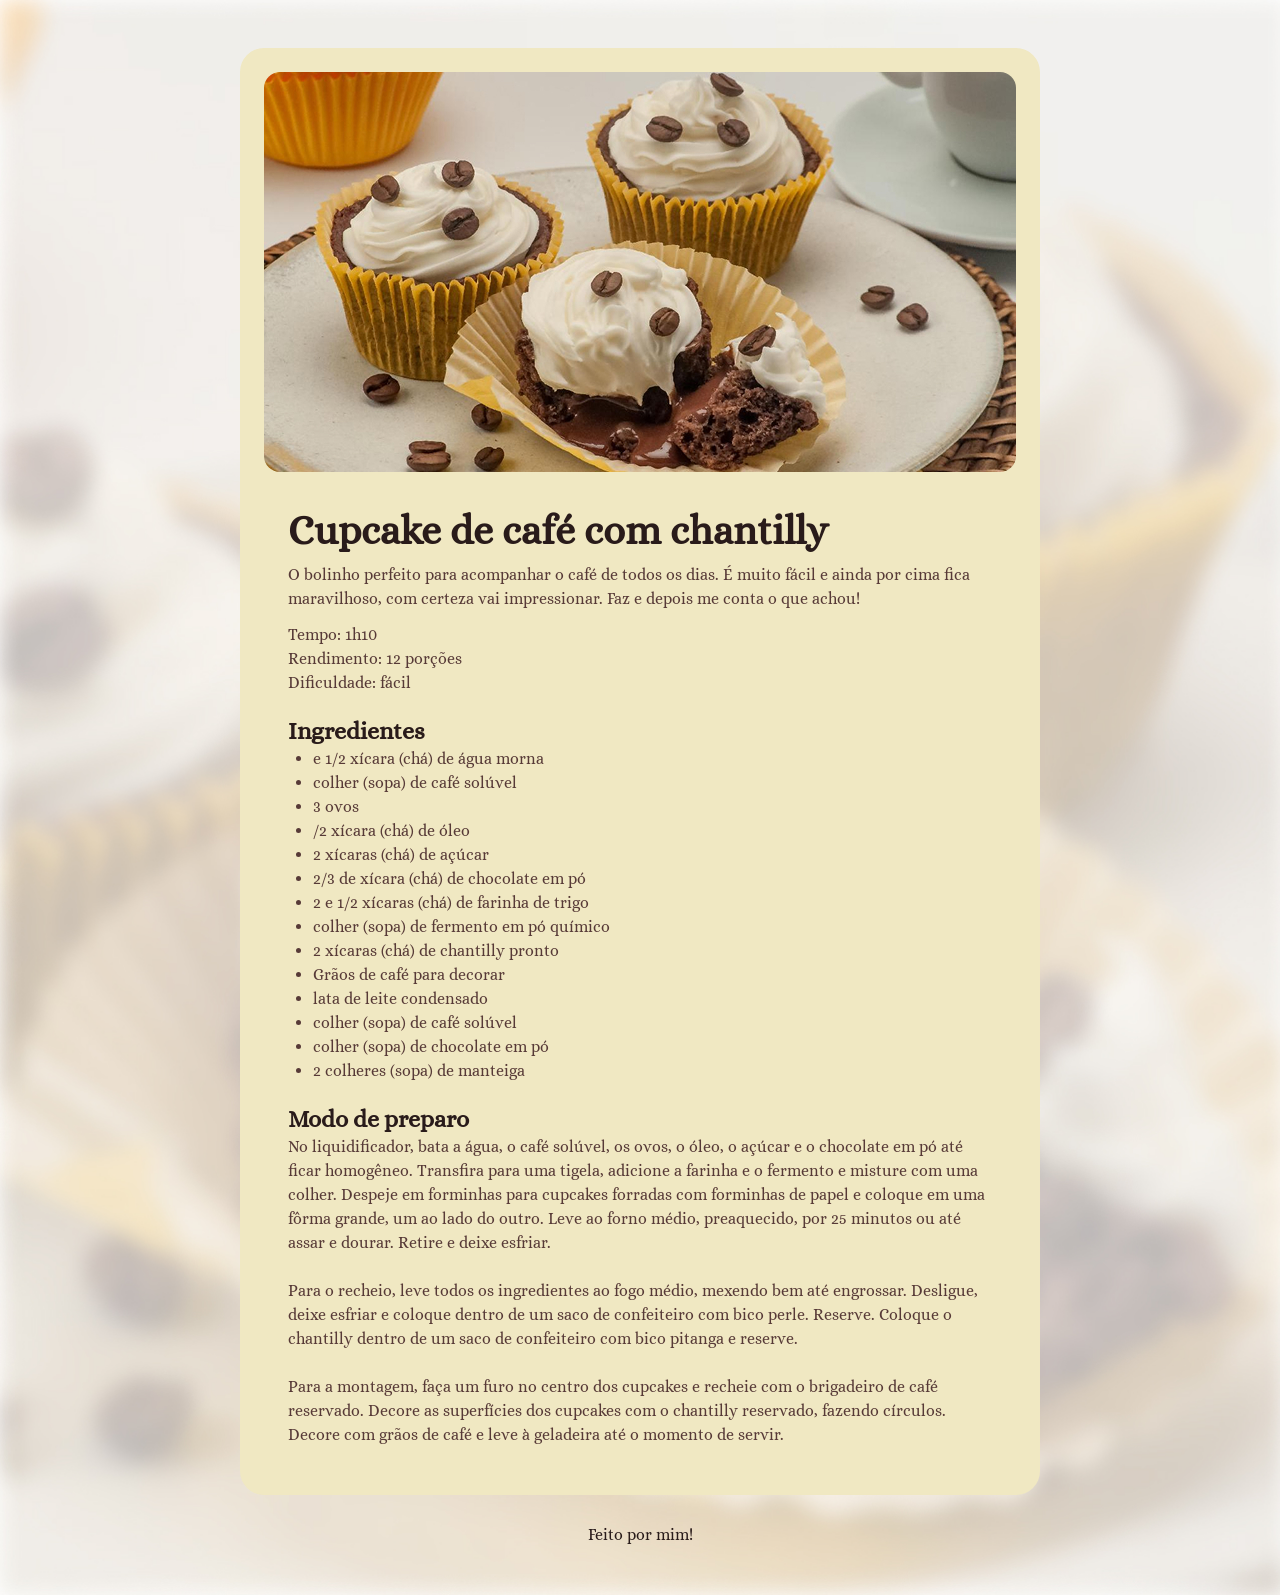
<file: Receita/index.html>
<!DOCTYPE html>
<html lang="pt-br">
<head>
 <link rel="preconnect" href="https://fonts.googleapis.com">
 <link rel="preconnect" href="https://fonts.gstatic.com" crossorigin>
 <meta charset="UTF-8">
 <meta name="viewport" content="width=device-width, initial-scale=1.0">
 <title>Página de Receita</title>

 <link rel="stylesheet" href="style.css">
 <link href="https://fonts.googleapis.com/css2?family=Alice&display=swap" rel="stylesheet">
</head>
<body>
 <div id="pages">
  <img src="assets/main-image.jpg" alt="Imagem de cupcakes com grãos de café e chantilly">
  <main>
   <section id="about">
    <h1>Cupcake de café com chantilly</h1>
    <p>
     O bolinho perfeito para acompanhar o café de todos os dias. É muito fácil e ainda por cima fica maravilhoso, com certeza vai impressionar. Faz e depois me conta o que achou!
    </p>
    <p>
     Tempo: 1h10 <br>
     Rendimento: 12 porções <br>
     Dificuldade: fácil <br>
    </p>
   </section>
   <section id="ingredients">
    <h2>Ingredientes</h2>
     <ul>
      <li> e 1/2 xícara (chá) de água morna</li>
      <li> colher (sopa) de café solúvel</li>
      <li>3 ovos</li>
      <li>/2 xícara (chá) de óleo</li>
      <li>2 xícaras (chá) de açúcar</li>
      <li>2/3 de xícara (chá) de chocolate em pó</li>
      <li>2 e 1/2 xícaras (chá) de farinha de trigo</li>
      <li> colher (sopa) de fermento em pó químico</li>
      <li>2 xícaras (chá) de chantilly pronto</li>
      <li>Grãos de café para decorar</li>
      <li> lata de leite condensado</li>
      <li> colher (sopa) de café solúvel</li>
      <li> colher (sopa) de chocolate em pó</li>
      <li>2 colheres (sopa) de manteiga</li>
     </ul>
   </section>
   <section id="preparation">
    <h2>Modo de preparo</h2>
    <p>
     No liquidificador, bata a água, o café solúvel, os ovos, o óleo, o açúcar e o chocolate em pó até ficar homogêneo. Transfira para uma tigela, adicione a farinha e o fermento e misture com uma colher. Despeje em forminhas para cupcakes forradas com forminhas de papel e coloque em uma fôrma grande, um ao lado do outro. Leve ao forno médio, preaquecido, por 25 minutos ou até assar e dourar. Retire e deixe esfriar. <br><br>
     Para o recheio, leve todos os ingredientes ao fogo médio, mexendo bem até engrossar. Desligue, deixe esfriar e coloque dentro de um saco de confeiteiro com bico perle. Reserve. Coloque o chantilly dentro de um saco de confeiteiro com bico pitanga e reserve. 
     <br><br>
     Para a montagem, faça um furo no centro dos cupcakes e recheie com o brigadeiro de café reservado. Decore as superfícies dos cupcakes com o chantilly reservado, fazendo círculos. Decore com grãos de café e leve à geladeira até o momento de servir.
    </p>
   </section>
  </main>
 </div>

 <footer>
  Feito por mim!
 </footer>
</body>
</html>
</file>
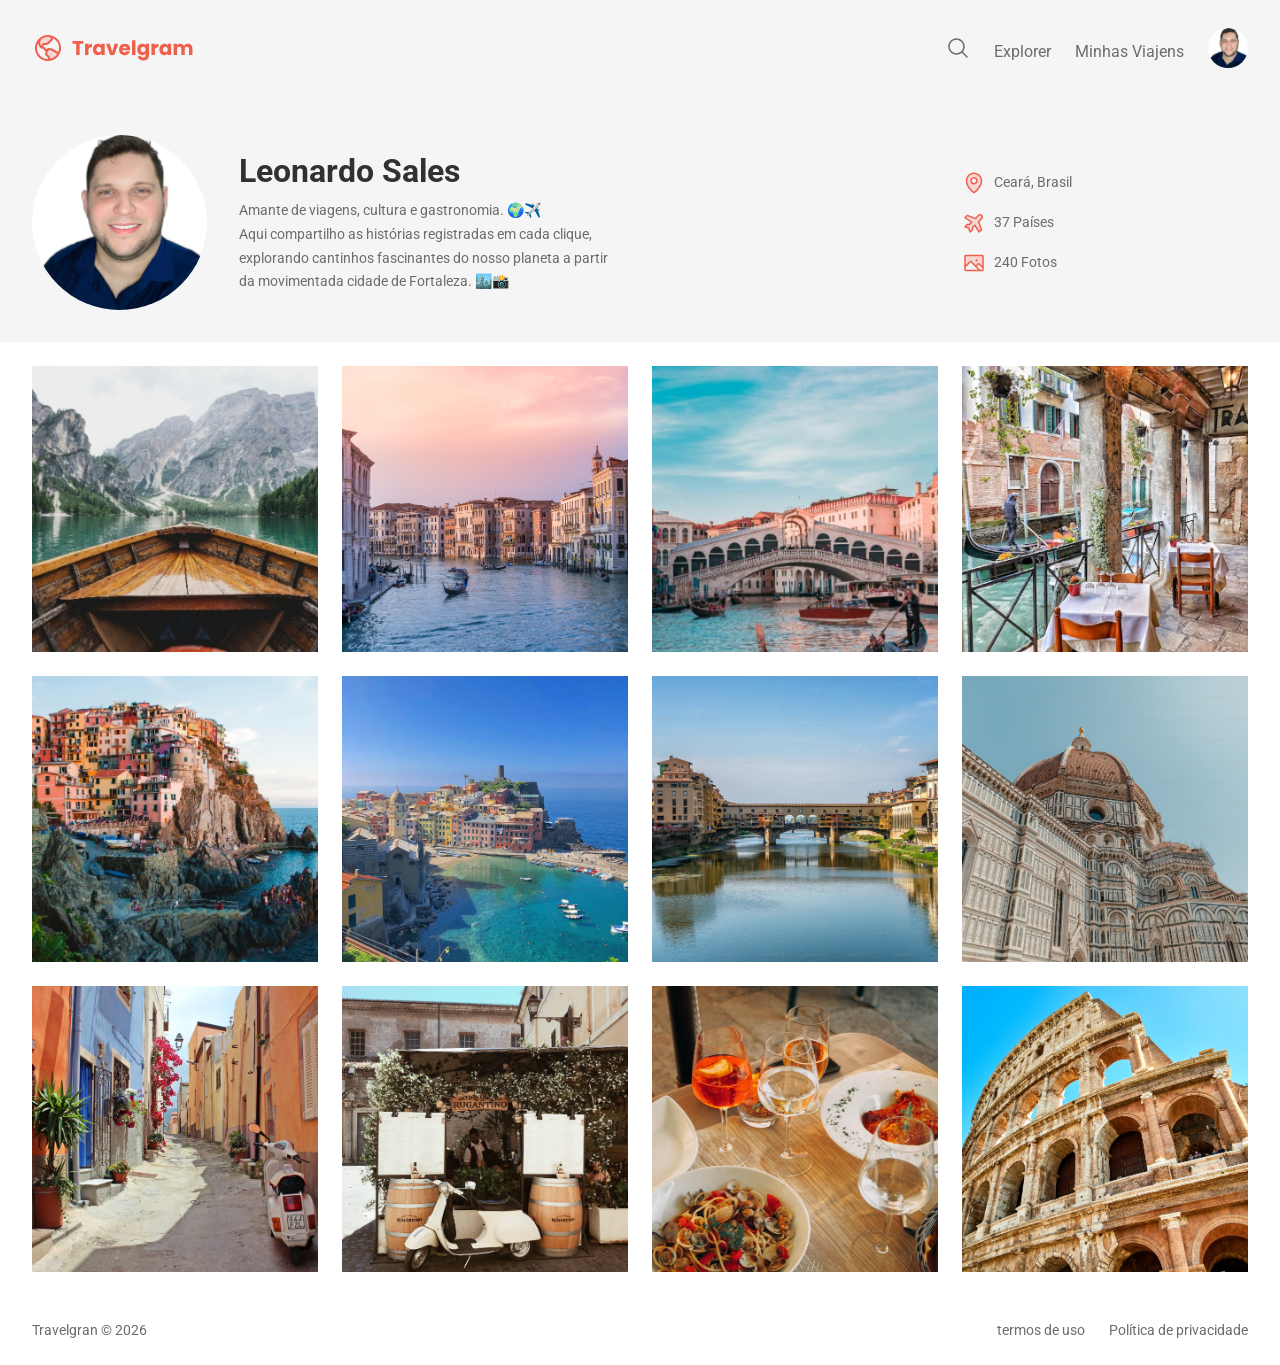
<file: Travelgran/index.html>
<!DOCTYPE html>
<html lang="pt-br">
<head>

  <!--Importando a fonte/ pré conexão-->
 <link rel="preconnect" href="https://fonts.googleapis.com">
 <link rel="preconnect" href="https://fonts.gstatic.com" crossorigin>

 <meta charset="UTF-8">
 <meta name="viewport" content="width=device-width, initial-scale=1.0">
 <title>Travelgran | Perfil de Viagens</title>
 <link rel="stylesheet" href="styles/index.css"> <!--Importando index.css-->

  <!--ultimo link da fonte-->
  <link href="https://fonts.googleapis.com/css2?family=Roboto:ital,wght@0,100..900;1,100..900&display=swap" rel="stylesheet">
</head>

<body>
  <div class="bg-suface-color"> <!--foi criada para poder ajustar a cor do nav-->
   <!-- nav é um barra de navegação(sempre por dentro de uma tag div) -->
   <nav class="container"> <!--Caixa contendo logo e menu-->
     <!-- tag a para importar imagens -->
     <a href="#" id="logo"> <!--Importando a logo Travelgram-->
      <img src="assets/Logo.svg" alt="logomarca Travelgram">
     </a>
     <!--Menu-->
     <ul id="primary-menu"> <!--Menu contendo lupa, Explorer, Minhas Viajens, foto (4 tags li)-->
      <li>
       <a href="#"> 
        <img src="assets/icons/MagnifyingGlass.svg" alt="icone de lupa"> <!--importando icone de lupa-->
       </a>
      </li>
      <!--OBS: sempre criar as tags li já com a tag a-->
      <li><a href="#">Explorer</a></li>
      <li><a href="#">Minhas Viajens</a></li>
      <li><a href="#"> 
       <img src="assets/Leo.jpg" alt="imagem foto"> <!--importando a foto-->
      </a>
     </li> 
    </ul>

   </nav>
   
   <header>
     <div class="container"> <!--Caixa contendo o profile e info-->
       <div id="profile"> <!--Caixa profile contendo foto, nome/texto-->
        <img src="assets/Leo.jpg" alt="imagem foto Leo"> <!--foto-->
        <div> <!--Nome e texto-->
          <h1>Leonardo Sales</h1>
          <p>
            Amante de viagens, cultura e gastronomia. 🌍✈️ <br> 
            Aqui compartilho as histórias registradas em cada clique, explorando cantinhos fascinantes do nosso planeta a partir da movimentada cidade de Fortaleza. 🏙️📸
          </p>
        </div>
       </div>

       <ul id="info"> <!--Lista info-->
        <li>
          <img src="assets/icons/MapPin.svg" alt="icone de mapa">
          <span>Ceará, Brasil</span>
        </li>
        <li>
          <img src="assets/icons/AirplaneTilt.svg" alt="icone de avião">
          <span>37 Países</span>
        </li>
        <li>
          <img src="assets/icons/Image.svg" alt="icone de foto">
          <span>240 Fotos</span>
        </li>

       </ul>
     </div>
   </header>
  </div>

  <main class="container">
    <img src="assets/images/Image 01.png" alt="...">
    <img src="assets/images/Image 02.png" alt="...">
    <img src="assets/images/Image 03.png" alt="...">
    <img src="assets/images/Image 04.png" alt="...">
    <img src="assets/images/Image 05.png" alt="...">
    <img src="assets/images/Image 06.png" alt="...">
    <img src="assets/images/Image 07.png" alt="...">
    <img src="assets/images/Image 08.png" alt="...">
    <img src="assets/images/Image 09.png" alt="...">
    <img src="assets/images/Image 10.png" alt="...">
    <img src="assets/images/Image 11.png" alt="...">
    <img src="assets/images/Image 12.png" alt="...">
  </main>

  <footer class="container">
    <span>
      Travelgran &copy; 2026
    </span>

    <span>
      termos de uso
    </span>

    <span>
      Política de privacidade
    </span>
  </footer>
</body>
</html>
</file>
<file: Receita/style.css>
* {
 margin: 0;
 padding: 0;
}

:root{
 font-family: "Alice", serif;
 line-height: 150%;
 color: #573A37;
}

body{
 background-image: url(assets/bg.jpg);
 background-size: cover;
}

#pages {
 box-sizing: border-box;
 width: 800px;
 padding: 24px;
 background-color: #F0E8C2;
 border-radius: 24px;
 margin: 48px auto 28px;
}

img{
 border-radius: 16px;
}

main{
 padding: 24px;
}

section + section {
 margin-top: 24px;
}

#about p + p {
 margin-top: 12px;
}

h1{
 line-height: 140%;
 font-size: 40px;
}

h2{
 font-size: 24px;
}

h1, h2 {
 color: #291B1A;
 margin-bottom: 4px;
}

ul {
 padding-left: 25px;
}

footer {
 color: #291B1A;
 text-align: center;
 padding-bottom: 48px;
}
</file>
<file: Travelgran/styles/index.css>
/* Imports */

@import url(global.css);
@import url(nav.css);
@import url(header.css);
@import url(main.css);
@import url(footer.css);
</file>
